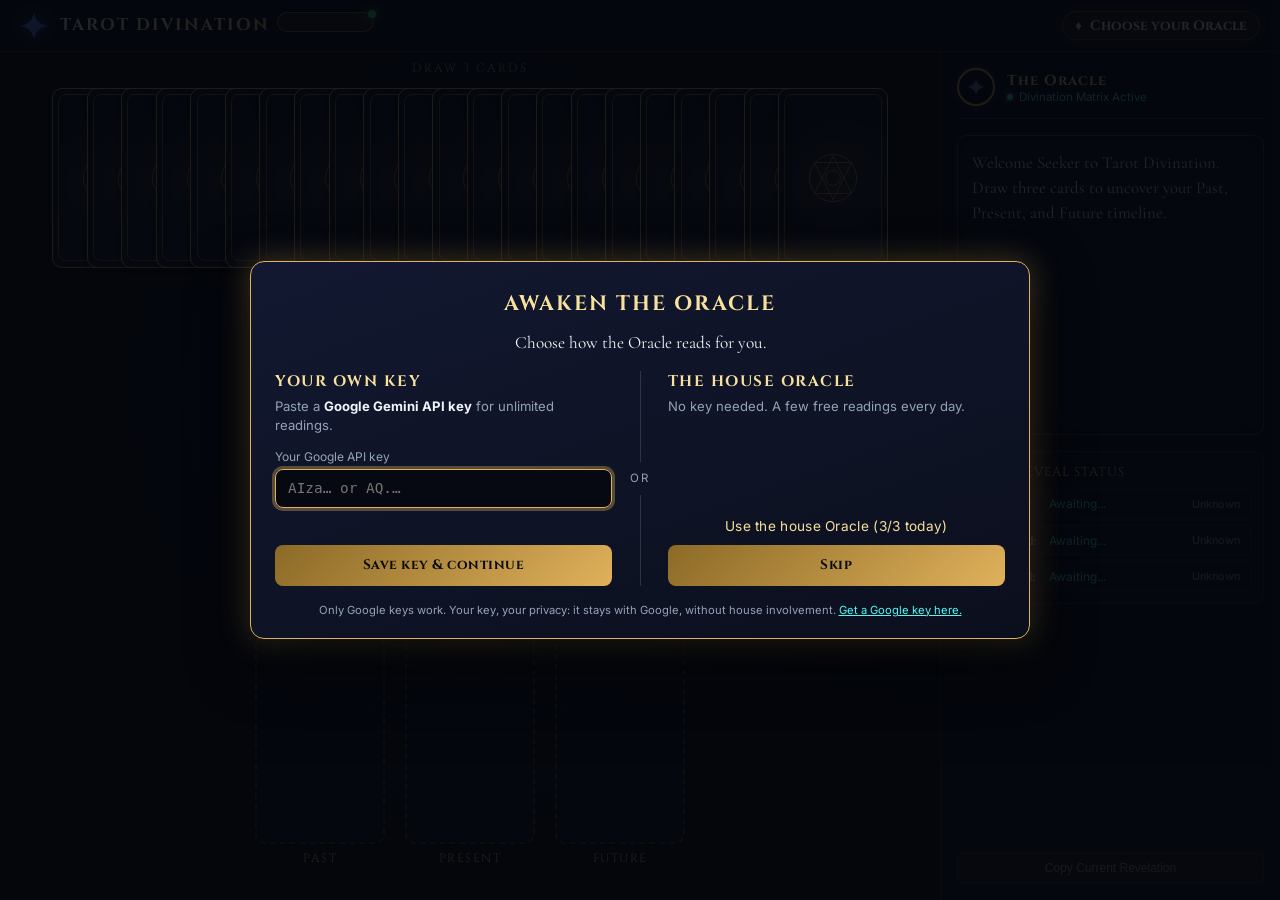
<file: tarot/index.html>
<!DOCTYPE html>
<html lang="en">
<head>
  <meta charset="UTF-8">
  <meta name="viewport" content="width=device-width, initial-scale=1.0">
  <title>Tarot Divination (beta)</title>
  <meta name="description" content="A visual-first, cinematic single-player tarot reading web application with 3D card flips and live LLM oracle narration.">

  <!-- Fonts: loaded without blocking first paint (the old CSS @import chained behind the stylesheet) -->
  <link rel="preconnect" href="https://fonts.googleapis.com">
  <link rel="preconnect" href="https://fonts.gstatic.com" crossorigin>
  <link rel="stylesheet" media="print" onload="this.media='all'"
        href="https://fonts.googleapis.com/css2?family=Cinzel:wght@400;600;700&family=Cormorant+Garamond:ital,wght@0,400;0,600;1,400&family=Inter:wght@400;600;700&display=swap">
  <noscript><link rel="stylesheet" href="https://fonts.googleapis.com/css2?family=Cinzel:wght@400;600;700&family=Cormorant+Garamond:ital,wght@0,400;0,600;1,400&family=Inter:wght@400;600;700&display=swap"></noscript>

  <link rel="stylesheet" href="mystic-theme.css">
</head>
<body>

  <div class="app-viewport">

    <!-- ===================================================================
         Top Navigation Header
         (the debug menu button is injected here by debug-menu.js)
         =================================================================== -->
    <header class="top-header">
      <div class="brand-container">
        <img id="header-icon" class="brand-icon" src="assets/icon-tarot.svg" alt="" width="28" height="28"
             onerror="this.style.display='none'; this.nextElementSibling.style.display='flex';">
        <div class="brand-icon" style="display:none;">🔮</div>
        <h1 class="brand-title">Tarot Divination<button class="version-tag" id="version-tag" type="button" aria-haspopup="dialog" title="What's new">v0.9.4 beta</button></h1>
      </div>

      <div id="header-controls" class="header-controls">
        <button id="access-badge" class="chance-badge" type="button" title="Oracle access settings">
          <span id="access-badge-icon" aria-hidden="true">♦</span>
          <span id="access-badge-text">Choose your Oracle</span>
        </button>
      </div>
    </header>

    <!-- ===================================================================
         Main Split View: Game Stage & Oracle Dialogue Desk
         =================================================================== -->
    <main class="main-layout">

      <!-- Left Column: Interactive Altar & Game Stage -->
      <section id="game-stage-container" class="game-stage-container">

        <!-- Deck Reservoir -->
        <div class="deck-reservoir-section">
          <div id="deck-section-title" class="deck-section-title">DRAW 3 CARDS</div>
          <div id="deck-reservoir-grid" class="deck-reservoir-grid">
            <!-- Rendered dynamically by mystic-controller.js -->
          </div>
        </div>

        <!-- Center Playground (Stage Focus) -->
        <div id="playground-stage" class="playground-stage">
          <div class="playground-aura-ring"></div>

          <!-- Local Instant Description Bubble ($0 API Cost) -->
          <div id="card-desc-bubble" class="card-desc-bubble">
            <div id="bubble-card-name" class="bubble-card-name">The Magician</div>
            <div id="bubble-orientation" class="bubble-orientation">Upright</div>
            <div id="bubble-meaning" class="bubble-meaning">"Manifestation, willpower, mastery."</div>
          </div>
        </div>

        <!-- Timeline Dock (Past, Present, Future) -->
        <div class="timeline-dock-section">
          <div class="dock-slots-container">

            <div id="slot-past" class="dock-slot" data-label="Past">
              <div class="slot-label">Past</div>
            </div>

            <div id="slot-present" class="dock-slot" data-label="Present">
              <div class="slot-label">Present</div>
            </div>

            <div id="slot-future" class="dock-slot" data-label="Future">
              <div class="slot-label">Future</div>
            </div>

          </div>
        </div>

      </section>

      <!-- Right Column: Oracle Dialogue Desk (Visual Novel Side Panel) -->
      <aside class="oracle-sidebar">

        <div class="oracle-header">
          <img id="oracle-icon" class="oracle-avatar" src="assets/icon-oracle.svg" alt="" width="38" height="38"
               onerror="this.style.display='none'; this.nextElementSibling.style.display='flex';">
          <div class="oracle-avatar" style="display:none;">👁️</div>
          <div class="oracle-speaker-info">
            <div class="oracle-name">The Oracle</div>
            <div class="oracle-status">
              <span class="status-dot"></span> Divination Matrix Active
            </div>
          </div>
        </div>

        <!-- Visual Novel Dialogue Window -->
        <div class="dialogue-box-container" title="Click to skip the typing">
          <div id="dialogue-text" class="dialogue-text" aria-live="polite">
            Welcome Seeker. Draw three cards to reveal your Past, Present, and Future timeline.
          </div>

          <div id="dialogue-loading-spinner" class="dialogue-loading-spinner" style="display: none;">
            <div class="spinner-icon"></div>
            <span>The Oracle is weaving your timeline...</span>
          </div>
        </div>

        <!-- 3-Card Reveal Status -->
        <div class="reveal-status-section">
          <div class="reveal-status-title">Card Reveal Status</div>
          <div id="reveal-status-list" class="reveal-status-list">
            <div class="reveal-status-item">
              <span class="reveal-label">1st Card:</span>
              <span id="reveal-1-status" class="reveal-value">Awaiting...</span>
              <span id="reveal-1-state" class="reveal-state">Unknown</span>
            </div>
            <div class="reveal-status-item">
              <span class="reveal-label">2nd Card:</span>
              <span id="reveal-2-status" class="reveal-value">Awaiting...</span>
              <span id="reveal-2-state" class="reveal-state">Unknown</span>
            </div>
            <div class="reveal-status-item">
              <span class="reveal-label">3rd Card:</span>
              <span id="reveal-3-status" class="reveal-value">Awaiting...</span>
              <span id="reveal-3-state" class="reveal-state">Unknown</span>
            </div>
          </div>
        </div>

        <!-- Footer Action Buttons -->
        <div class="sidebar-footer-controls">
          <button id="reread-btn" class="footer-action-btn" hidden>
            Read the Revelation Again
          </button>
          <button id="copy-revelation-btn" class="footer-action-btn">
            Copy Current Revelation
          </button>
        </div>

      </aside>

    </main>

  </div>

  <!-- ===================================================================
       Oracle Access prompt (own Google key, or skip to daily tokens)
       =================================================================== -->
  <div id="access-modal" class="access-modal" hidden role="dialog" aria-modal="true" aria-labelledby="access-title">
    <div class="access-card">
      <button id="access-close-btn" class="access-close" type="button" aria-label="Close" hidden>×</button>

      <h2 id="access-title" class="access-title">Awaken the Oracle</h2>
      <p id="access-reason" class="access-reason" hidden></p>
      <p class="access-lead">Choose how the Oracle reads for you.</p>

      <div class="access-split">
        <section class="access-col" aria-label="Use your own Google key">
          <h3 class="access-col-title">Your own key</h3>
          <p class="access-col-sub">Paste a <strong>Google Gemini API key</strong> for unlimited readings.</p>

          <div id="access-saved-row" class="access-saved" hidden>
            <span id="access-saved-text"></span>
            <button id="access-forget-btn" class="access-link" type="button">Remove key</button>
          </div>

          <label class="access-label" for="access-key-input">Your Google API key</label>
          <input id="access-key-input" class="access-input" type="password" autocomplete="off"
                 spellcheck="false" placeholder="AIza… or AQ.…" aria-describedby="access-key-msg">
          <div id="access-key-msg" class="access-msg" role="status"></div>

          <button id="access-save-btn" class="access-btn primary" type="button">Save key &amp; continue</button>
        </section>

        <div class="access-or-v" aria-hidden="true"><span>or</span></div>

        <section class="access-col" aria-label="Use the house Oracle">
          <h3 class="access-col-title">The house Oracle</h3>
          <p class="access-col-sub">No key needed. A few free readings every day.</p>
          <div class="access-col-spacer"></div>
          <p id="access-skip-info" class="access-skip-info"></p>
          <button id="access-skip-btn" class="access-btn primary" type="button">Skip</button>
        </section>
      </div>

      <button id="access-local-btn" class="access-link center" type="button" hidden>Play without the AI Oracle (basic readings)</button>

      <p class="access-fine">
        Only Google keys work. Your key, your privacy: it stays with Google, without house involvement.
        <a href="https://aistudio.google.com/apikey" target="_blank" rel="noopener noreferrer">Get a Google key here.</a>
      </p>
    </div>
  </div>

  <!-- The Seeker's question: pops up in the middle of the screen after the first card, then withdraws -->
  <div id="ask-overlay" class="ask-overlay" hidden>
  <section id="ask-panel" class="ask-panel" hidden aria-labelledby="ask-title">
    <div id="ask-title" class="ask-title">Whisper your question</div>
    <div id="ask-chips" class="ask-chips" role="radiogroup" aria-label="What is your question about?"></div>
    <div id="ask-hint" class="ask-hint">Choose the path your question follows.</div>
    <input id="ask-input" class="ask-input" type="text" autocomplete="off" spellcheck="false"
           placeholder="Optional: ask in your own words (any language)">
    <label class="ask-lang-row" for="ask-lang">
        <span>Reading language</span>
        <select id="ask-lang" class="ask-select"></select>
      </label>
      <div class="ask-actions">
      <span id="ask-count" class="ask-count" aria-hidden="true"></span>
      <button id="ask-skip" class="access-link" type="button">Skip: general reading</button>
      <button id="ask-submit" class="ask-submit" type="button" disabled>Ask the Oracle</button>
    </div>
  </section>
  </div>

  <!-- The full revelation: written across the middle of the screen; click to go back once it has been fully revealed -->
  <div id="revelation-overlay" class="revelation-overlay" hidden role="dialog" aria-modal="true" aria-labelledby="revelation-title" tabindex="-1">
    <div class="revelation-inner">
      <div id="revelation-title" class="revelation-title">The Oracle Speaks</div>
      <div id="revelation-cards" class="revelation-cards"></div>
      <div class="revelation-ornament" aria-hidden="true"><span></span><i>✦</i><span></span></div>
      <div id="revelation-scroll" class="revelation-scroll">
        <p id="revelation-text" class="revelation-text"></p>
      </div>
      <div id="revelation-note" class="revelation-note"></div>
      <div id="revelation-hint" class="revelation-hint" aria-live="polite">Click to go back</div>
    </div>
  </div>

  <!-- Load Module Scripts in Architectural Sequence -->
  <script src="config.js"></script>
  <script src="tarot-data.js"></script>
  <script src="backend.js"></script>
  <script src="oracle-access.js"></script>
  <script src="mystic-controller.js"></script>
  <script src="whats-new.js"></script>
  <!-- Debug menu: delete this line (and debug-menu.js) to remove it -->
  <script src="debug-menu.js"></script>
</body>
</html>
</file>
<file: tarot/mystic-theme.css>
/* ==========================================================================
   Mystic Tarot Matrix — Master Styling & Animation Architecture
   Visual-First Cosmic Glassmorphism & 3D Card Dynamics
   ========================================================================== */

:root {
  /* Color Palette */
  --bg-deep: #080a10;
  --bg-surface: #0e1220;
  --bg-card: rgba(18, 23, 40, 0.75);
  --gold-main: #dfb15b;
  --gold-light: #f7e19d;
  --gold-dark: #8c6a27;
  --gold-glow: rgba(223, 177, 91, 0.35);
  --cyan-neon: #4efaf5;
  --cyan-glow: rgba(78, 250, 245, 0.3);
  --purple-aura: #8b5cf6;
  --purple-glow: rgba(139, 92, 246, 0.3);
  --slate-border: rgba(255, 255, 255, 0.12);
  --text-main: #f1f5f9;
  --text-muted: #94a3b8;
  --danger: #ef4444;
  --success: #10b981;

  /* Typography */
  --font-title: 'Cinzel', serif;
  --font-novel: 'Cormorant Garamond', serif;
  --font-tech: 'Inter', sans-serif;

  /* Dimensions & Spacing */
  --card-width: 110px;
  --card-height: 180px;
  --card-radius: 10px;
  --header-height: 52px;

  /* Card sizes: hero = the card being revealed, dock = card resting in its slot */
  --hero-h: clamp(220px, 34vh, 340px);
  --hero-w: calc(var(--hero-h) * 0.611);
  --dock-w: 116px;
  --dock-h: 189px;

  /* Card-back ornament as one shared image (was an inline <svg> + drop-shadow per card) */
  --card-back-art: url("data:image/svg+xml;utf8,%3Csvg xmlns='http://www.w3.org/2000/svg' viewBox='0 0 100 100' fill='none' stroke='%23dfb15b' stroke-width='1.2'%3E%3Ccircle cx='50' cy='50' r='38'/%3E%3Cpolygon points='50,15 80,75 20,75'/%3E%3Cpolygon points='50,85 80,25 20,25'/%3E%3Ccircle cx='50' cy='50' r='12'/%3E%3C/svg%3E");
}

/* --------------------------------------------------------------------------
   Global Resets & Layout Baseline
   -------------------------------------------------------------------------- */

* {
  box-sizing: border-box;
  margin: 0;
  padding: 0;
  user-select: none;
  -webkit-user-select: none;
}

html, body {
  width: 100%;
  height: 100%;
  overflow-x: hidden;
  background-color: var(--bg-deep);
  color: var(--text-main);
  font-family: var(--font-tech);
}

/* Fixed backdrop on its own layer (background-attachment:fixed repainted on every scroll/frame) */
body::before {
  content: '';
  position: fixed;
  inset: 0;
  z-index: -1;
  pointer-events: none;
  background-image:
    radial-gradient(circle at 50% 15%, rgba(139, 92, 246, 0.15) 0%, transparent 60%),
    radial-gradient(circle at 85% 85%, rgba(78, 250, 245, 0.08) 0%, transparent 50%),
    radial-gradient(circle at 15% 75%, rgba(223, 177, 91, 0.08) 0%, transparent 50%);
}

body.modal-open .app-viewport { pointer-events: none; }

/* Custom Scrollbars */
::-webkit-scrollbar {
  width: 6px;
  height: 6px;
}
::-webkit-scrollbar-track {
  background: rgba(8, 10, 16, 0.8);
}
::-webkit-scrollbar-thumb {
  background: var(--gold-dark);
  border-radius: 3px;
}
::-webkit-scrollbar-thumb:hover {
  background: var(--gold-main);
}

/* --------------------------------------------------------------------------
   App Container & Header
   -------------------------------------------------------------------------- */

.app-viewport {
  display: flex;
  flex-direction: column;
  min-height: 100vh;
  position: relative;
}

.top-header {
  height: var(--header-height);
  padding: 0 1.25rem;
  background: rgba(12, 16, 28, 0.97);
  border-bottom: 1px solid var(--slate-border);
  display: flex;
  align-items: center;
  justify-content: space-between;
  position: sticky;
  top: 0;
  z-index: 1000;
}

.brand-container {
  display: flex;
  align-items: center;
  gap: 0.75rem;
}

.brand-icon {
  width: 28px;
  height: 28px;
  background: linear-gradient(135deg, var(--gold-main), var(--purple-aura));
  border-radius: 50%;
  display: flex;
  align-items: center;
  justify-content: center;
  box-shadow: 0 0 12px var(--gold-glow);
  font-size: 1.1rem;
}

.brand-title {
  font-family: var(--font-title);
  font-size: 1.05rem;
  font-weight: 700;
  letter-spacing: 2px;
  background: linear-gradient(90deg, #ffffff, var(--gold-light), var(--gold-main));
  -webkit-background-clip: text;
  -webkit-text-fill-color: transparent;
  text-transform: uppercase;
}

.header-controls {
  display: flex;
  align-items: center;
  gap: 0.75rem;
}

.chance-badge {
  display: flex;
  align-items: center;
  gap: 0.5rem;
  padding: 0.3rem 0.75rem;
  background: rgba(223, 177, 91, 0.1);
  border: 1px solid rgba(223, 177, 91, 0.3);
  border-radius: 20px;
  font-family: var(--font-title);
  font-size: 0.85rem;
  color: var(--gold-light);
  box-shadow: 0 0 10px rgba(223, 177, 91, 0.15);
  cursor: pointer;
  transition: background-color 0.2s ease, border-color 0.2s ease;
}

.chance-badge:hover { background: rgba(223, 177, 91, 0.2); border-color: var(--gold-main); }
.chance-badge:focus-visible { outline: 2px solid var(--cyan-neon); outline-offset: 2px; }
.chance-badge #access-badge-text { font-weight: 700; color: #ffffff; }
.chance-badge.is-empty { border-color: rgba(239, 68, 68, 0.6); background: rgba(239, 68, 68, 0.12); }

.btn-primary-mystic {
  background: linear-gradient(135deg, #8c6a27, #dfb15b);
  color: #000;
  font-family: var(--font-title);
  font-weight: 700;
  font-size: 0.8rem;
  letter-spacing: 1px;
  padding: 0.5rem 1.1rem;
  border: none;
  border-radius: 6px;
  cursor: pointer;
  transition: all 0.25s ease;
  box-shadow: 0 0 15px var(--gold-glow);
  display: inline-flex;
  align-items: center;
  gap: 0.5rem;
}

.btn-primary-mystic:hover:not(:disabled) {
  transform: translateY(-1.5px);
  box-shadow: 0 0 20px rgba(223, 177, 91, 0.6);
  filter: brightness(1.1);
}

.btn-primary-mystic:disabled {
  opacity: 0.5;
  cursor: not-allowed;
  filter: grayscale(0.8);
}

/* --------------------------------------------------------------------------
   Main Layout: Game Container & Oracle Dialogue Desk Split
   -------------------------------------------------------------------------- */

.main-layout {
  display: grid;
  grid-template-columns: 1fr 340px;
  flex: 1;
  height: calc(100vh - var(--header-height));
  position: relative;
  overflow: hidden;
}

@media (max-width: 1024px) {
  .main-layout {
    grid-template-columns: 1fr;
    grid-template-rows: 1fr auto;
    height: auto;
    overflow-y: auto;
  }
}

/* Left Column: Game Canvas & Altar */
.game-stage-container {
  display: grid;
  grid-template-rows: auto 1fr auto;
  grid-template-areas:
    "deck"
    "playground"
    "dock";
  padding: 0;
  position: relative;
  overflow: hidden;
  background: radial-gradient(circle at 50% 40%, rgba(30, 36, 64, 0.4) 0%, rgba(8, 10, 16, 0.9) 80%);
  contain: layout paint;
}

/* Reveal spotlight: dim the deck + dock with opacity (compositor-only).
   v1 blurred the entire stage with filter:blur(12px), which re-rasterised ~1M pixels per frame
   and also blurred the card being revealed. */
.deck-reservoir-section,
.timeline-dock-section { transition: opacity 0.45s ease; }

.game-stage-container.active-focus { pointer-events: none; }
.game-stage-container.active-focus .deck-reservoir-section,
.game-stage-container.active-focus .timeline-dock-section { opacity: 0.16; }

/* Deck Reservoir Area */
.deck-reservoir-section {
  grid-area: deck;
  display: flex;
  flex-direction: column;
  align-items: center;
  gap: 0.35rem;
  z-index: 10;
  padding-top: 0.5rem;
}

.deck-section-title {
  font-family: var(--font-title);
  font-size: 0.75rem;
  letter-spacing: 2px;
  color: var(--gold-light);
  text-transform: uppercase;
  opacity: 0.7;
}

.deck-reservoir-grid {
  display: flex;
  justify-content: center;
  padding: 0.35rem 0.75rem;
  width: 100%;
  max-width: 800px;
  flex-wrap: wrap;
}

.deck-card-wrapper {
  margin-left: -45px;
  margin-bottom: -110px;
  transition: transform 0.3s cubic-bezier(0.175, 0.885, 0.32, 1.275), opacity 0.3s ease;
  cursor: pointer;
  position: relative;
  outline: none;
}

.deck-card-wrapper:hover,
.deck-card-wrapper:focus-visible {
  transform: translateY(-18px) scale(1.08) rotateZ(-2deg);
  z-index: 100 !important;
}

.deck-card-wrapper.used { opacity: 0.3; pointer-events: none; }

/* Deck cards are flat (face-down only): no 3D context, no SVG node, no filter per card */
.deck-card {
  position: relative;
  width: var(--card-width);
  height: var(--card-height);
  border-radius: var(--card-radius);
  border: 1px solid var(--gold-main);
  background: linear-gradient(145deg, #0b0f1d, #182038);
  box-shadow: 0 4px 12px rgba(0, 0, 0, 0.55);
}

.deck-card::before {
  content: '';
  position: absolute;
  inset: 3% 5%;
  border: 1px solid var(--gold-dark);
  border-radius: 8px;
  background: var(--card-back-art) center / 65% no-repeat,
              radial-gradient(circle, rgba(223, 177, 91, 0.15) 0%, transparent 70%);
}

/* Center Playground (The Altar Stage) */
.playground-stage {
  grid-area: playground;
  display: flex;
  flex-direction: column;
  align-items: center;
  justify-content: center;
  position: relative;
  z-index: 5;
  min-height: 0;
}

.playground-aura-ring {
  position: absolute;
  width: 400px;
  height: 400px;
  border-radius: 50%;
  background: radial-gradient(circle, rgba(223, 177, 91, 0.25) 0%, rgba(223, 177, 91, 0.08) 40%, transparent 70%);
  border: 1px dashed rgba(223, 177, 91, 0.3);
  animation: pulseGlow 4s infinite ease-in-out;
  pointer-events: none;
  z-index: 1;
  will-change: transform, opacity;
}

@keyframes pulseGlow {
  0%, 100% { transform: scale(1); opacity: 0.4; }
  50% { transform: scale(1.1); opacity: 0.85; }
}

/* Floating Local Description Bubble */
.card-desc-bubble {
  position: absolute;
  bottom: 0;
  background: rgba(14, 18, 32, 0.97);
  border: 1px solid var(--gold-main);
  box-shadow: 0 10px 25px rgba(0, 0, 0, 0.6), 0 0 15px var(--gold-glow);
  padding: 0.75rem 1.25rem;
  border-radius: 10px;
  max-width: 420px;
  text-align: center;
  opacity: 0;
  transform: translateY(20px);
  transition: opacity 0.4s ease, transform 0.4s ease;
  z-index: 50;
  pointer-events: none;
}

.card-desc-bubble.show {
  opacity: 1;
  transform: translateY(0);
}

.bubble-card-name {
  font-family: var(--font-title);
  font-size: 1rem;
  color: var(--gold-light);
  margin-bottom: 0.25rem;
  letter-spacing: 1px;
}

.bubble-orientation {
  font-size: 0.7rem;
  text-transform: uppercase;
  letter-spacing: 1.5px;
  color: var(--cyan-neon);
  margin-bottom: 0.4rem;
}

.bubble-meaning {
  font-family: var(--font-novel);
  font-size: 1.05rem;
  line-height: 1.35;
  color: var(--text-main);
  font-style: italic;
}

/* Timeline Dock (Past, Present, Future) */
.timeline-dock-section {
  position: absolute;
  bottom: 10%;
  left: 50%;
  transform: translateX(-50%);
  display: flex;
  flex-direction: column;
  align-items: center;
  gap: 0.5rem;
  z-index: 10;
}

.dock-slots-container {
  display: flex;
  justify-content: center;
  gap: 1.25rem;
}

.dock-slot {
  width: 130px;
  height: 210px;
  border: 2px dashed rgba(223, 177, 91, 0.3);
  border-radius: var(--card-radius);
  background: rgba(14, 18, 32, 0.4);
  display: flex;
  flex-direction: column;
  align-items: center;
  justify-content: center;
  padding: 0;
  position: relative;
  transition: border-color 0.3s ease, background-color 0.3s ease, box-shadow 0.3s ease;
  overflow: visible;
}

.dock-slot.active-slot {
  border-color: var(--gold-main);
  box-shadow: 0 0 15px var(--gold-glow);
  background: rgba(223, 177, 91, 0.05);
}

.dock-slot.filled-slot {
  border-style: solid;
  border-color: rgba(255, 255, 255, 0.2);
  background: transparent;
}

.slot-label {
  position: absolute;
  bottom: -24px;
  font-family: var(--font-title);
  font-size: 0.75rem;
  letter-spacing: 1.5px;
  color: var(--gold-light);
  text-transform: uppercase;
}

.dock-orientation-label {
  font-family: var(--font-tech);
  font-size: 0.7rem;
  color: var(--cyan-neon);
  text-align: center;
  margin-top: 0.25rem;
  letter-spacing: 0.5px;
}

.reset-spread-btn {
  position: absolute;
  top: 35%;
  left: 50%;
  transform: translate(-50%, -50%);
  background: rgba(223, 177, 91, 0.15);
  border: 1px solid var(--gold-main);
  color: var(--gold-light);
  font-family: var(--font-title);
  font-size: 0.85rem;
  letter-spacing: 1px;
  padding: 0.6rem 1.5rem;
  border-radius: 6px;
  cursor: pointer;
  transition: background-color 0.25s ease, color 0.25s ease, box-shadow 0.25s ease;
  z-index: 20;
}

.reset-spread-btn:hover {
  background: var(--gold-main);
  color: #000;
  box-shadow: 0 0 15px var(--gold-glow);
}

/* --------------------------------------------------------------------------
   3D Card Dynamics & Rendering
   -------------------------------------------------------------------------- */

.tarot-card-3d {
  width: var(--card-width);
  height: var(--card-height);
  perspective: 1200px;
  position: relative;
}

/* The card being revealed: centred in the stage, larger than a deck card.
   It is moved with transform only (see flyFrom/flyTo in mystic-controller.js). */
.tarot-card-3d.hero {
  position: absolute;
  left: 50%;
  top: 50%;
  width: var(--hero-w);
  height: var(--hero-h);
  margin: calc(var(--hero-h) / -2) 0 0 calc(var(--hero-w) / -2);
  z-index: 500;
  will-change: transform;
}

.tarot-card-3d.docked {
  width: var(--dock-w);
  height: var(--dock-h);
}

.card-inner {
  width: 100%;
  height: 100%;
  position: relative;
  transform-style: preserve-3d;
  transition: transform 1.2s cubic-bezier(0.34, 1.56, 0.64, 1);
  border-radius: var(--card-radius);
  box-shadow: 0 6px 16px rgba(0, 0, 0, 0.55);
}

.tarot-card-3d.flipped .card-inner {
  transform: rotateY(180deg);
}

.card-face {
  position: absolute;
  top: 0;
  left: 0;
  width: 100%;
  height: 100%;
  backface-visibility: hidden;
  -webkit-backface-visibility: hidden;
  border-radius: var(--card-radius);
  overflow: hidden;
  border: 1px solid var(--gold-main);
}

/* Card Back Design */
.card-back {
  background: linear-gradient(145deg, #0b0f1d, #182038);
  display: flex;
  align-items: center;
  justify-content: center;
}

.card-back-pattern {
  width: 90%;
  height: 94%;
  border: 1px solid var(--gold-dark);
  border-radius: 8px;
  background: var(--card-back-art) center / 65% no-repeat,
              radial-gradient(circle, rgba(223, 177, 91, 0.15) 0%, transparent 70%);
}

/* Card Front Design */
.card-front {
  transform: rotateY(180deg);
  background: #0e1220;
  display: flex;
  flex-direction: column;
}

.card-front-content {
  width: 100%;
  height: 100%;
  display: flex;
  flex-direction: column;
  position: relative;
}

.card-image-container {
  width: 100%;
  height: 100%;
  position: relative;
  overflow: hidden;
  display: flex;
  align-items: center;
  justify-content: center;
  background: #080a10;
}

.card-img {
  width: 100%;
  height: 100%;
  object-fit: cover;
}

/* Neon Vector Fallback Card Graphic */
.vector-card-fallback {
  width: 100%;
  height: 100%;
  display: flex;
  flex-direction: column;
  align-items: center;
  justify-content: space-between;
  padding: 0.65rem 0.4rem;
  background: radial-gradient(circle at 50% 30%, rgba(27, 34, 60, 1) 0%, rgba(10, 13, 23, 1) 100%);
  border: 2px solid var(--gold-dark);
  position: relative;
}

.vector-suit-icon {
  font-size: 1.8rem;
}

.vector-card-title {
  font-family: var(--font-title);
  font-size: 0.75rem;
  font-weight: 700;
  color: var(--gold-light);
  text-align: center;
  letter-spacing: 0.5px;
  line-height: 1.2;
  text-transform: uppercase;
}

.vector-element-badge {
  font-size: 0.65rem;
  color: var(--cyan-neon);
  text-transform: uppercase;
  letter-spacing: 1px;
}

/* Placeholder cards print their own name; keep only the orientation tag from the overlay */
.has-fallback .card-title-text { display: none; }
.has-fallback .vector-card-fallback { padding-bottom: 1.5rem; }

.card-title-overlay {
  position: absolute;
  bottom: 0;
  width: 100%;
  background: linear-gradient(to top, rgba(8, 10, 16, 0.95), transparent);
  padding: 0.5rem 0.25rem;
  text-align: center;
}

.card-title-text {
  font-family: var(--font-title);
  font-size: 0.7rem;
  color: #ffffff;
  letter-spacing: 0.5px;
  text-shadow: 0 2px 4px rgba(0, 0, 0, 0.9);
}

.orientation-tag {
  font-size: 0.6rem;
  font-weight: 700;
  text-transform: uppercase;
  color: var(--gold-main);
}

/* --------------------------------------------------------------------------
   Right Column: Oracle Dialogue Desk (Visual Novel Side Panel)
   -------------------------------------------------------------------------- */

.oracle-sidebar {
  background: rgb(10, 13, 24);
  border-left: 1px solid var(--slate-border);
  display: flex;
  flex-direction: column;
  padding: 1rem;
  gap: 1rem;
  overflow: hidden;
  position: relative;
  contain: layout paint;
}

.oracle-header {
  display: flex;
  align-items: center;
  gap: 0.75rem;
  padding-bottom: 0.75rem;
  border-bottom: 1px solid rgba(223, 177, 91, 0.2);
}

.oracle-avatar {
  width: 38px;
  height: 38px;
  border-radius: 50%;
  background: radial-gradient(circle, var(--purple-aura), #1e1b4b);
  border: 2px solid var(--gold-main);
  display: flex;
  align-items: center;
  justify-content: center;
  font-size: 1.4rem;
  box-shadow: 0 0 12px var(--purple-glow);
}

.oracle-speaker-info {
  display: flex;
  flex-direction: column;
}

.oracle-name {
  font-family: var(--font-title);
  font-size: 0.9rem;
  font-weight: 700;
  color: var(--gold-light);
  letter-spacing: 1px;
}

.oracle-status {
  font-size: 0.72rem;
  color: var(--cyan-neon);
  display: flex;
  align-items: center;
  gap: 0.35rem;
}

.status-dot {
  width: 6px;
  height: 6px;
  background: var(--cyan-neon);
  border-radius: 50%;
  box-shadow: 0 0 6px var(--cyan-neon);
  animation: pulseDot 2s infinite;
}

@keyframes pulseDot {
  0%, 100% { opacity: 0.3; }
  50% { opacity: 1; }
}

/* Visual Novel Dialogue Box */
.dialogue-box-container {
  background: rgba(18, 23, 40, 0.7);
  border: 1px solid rgba(223, 177, 91, 0.3);
  border-radius: 10px;
  padding: 0.85rem;
  flex: 1;
  min-height: 0;
  max-height: 300px;
  overflow-y: auto;
  display: flex;
  flex-direction: column;
  position: relative;
  box-shadow: inset 0 0 20px rgba(0, 0, 0, 0.5);
  overscroll-behavior: contain;
  cursor: pointer;
  contain: content;
}

.dialogue-text {
  font-family: var(--font-novel);
  font-size: 1.05rem;
  line-height: 1.5;
  color: var(--text-main);
  flex: 1;
  white-space: pre-wrap;
}

.typewriter-cursor {
  display: inline-block;
  width: 8px;
  height: 16px;
  background: var(--gold-main);
  margin-left: 2px;
  animation: blinkCursor 0.8s infinite;
  vertical-align: middle;
}

@keyframes blinkCursor {
  0%, 100% { opacity: 1; }
  50% { opacity: 0; }
}

.dialogue-loading-spinner {
  display: flex;
  align-items: center;
  gap: 0.75rem;
  color: var(--gold-light);
  font-family: var(--font-title);
  font-size: 0.85rem;
  margin-top: 1rem;
}

.spinner-icon {
  width: 20px;
  height: 20px;
  border: 2px solid rgba(223, 177, 91, 0.2);
  border-top-color: var(--gold-main);
  border-radius: 50%;
  animation: spin 1s linear infinite;
}

@keyframes spin {
  to { transform: rotate(360deg); }
}

/* Collection & Event Progression Economy */
.reveal-status-section {
  background: rgba(14, 18, 32, 0.8);
  border: 1px solid var(--slate-border);
  border-radius: 10px;
  padding: 0.75rem;
  display: flex;
  flex-direction: column;
  gap: 0.5rem;
}

.reveal-status-title {
  font-family: var(--font-title);
  font-size: 0.8rem;
  color: var(--gold-light);
  letter-spacing: 1px;
  text-transform: uppercase;
}

.reveal-status-list {
  display: flex;
  flex-direction: column;
  gap: 0.4rem;
}

.reveal-status-item {
  display: flex;
  align-items: center;
  gap: 0.5rem;
  padding: 0.4rem 0.6rem;
  background: rgba(255, 255, 255, 0.03);
  border: 1px solid rgba(255, 255, 255, 0.08);
  border-radius: 6px;
  font-size: 0.75rem;
}

.reveal-label {
  font-weight: 600;
  color: var(--text-main);
  min-width: 60px;
}

.reveal-value {
  color: var(--cyan-neon);
  flex: 1;
}

.reveal-state {
  font-size: 0.68rem;
  color: var(--text-muted);
}

.reveal-state.revealed {
  color: var(--success);
}

.daily-limit-text {
  font-family: var(--font-tech);
  font-size: 0.78rem;
  color: var(--text-muted);
  padding: 0.3rem 0.75rem;
  white-space: nowrap;
}

/* Reading History & Export Bar */
.sidebar-footer-controls {
  margin-top: auto;
  display: flex;
  gap: 0.5rem;
}

.footer-action-btn {
  flex: 1;
  background: rgba(255, 255, 255, 0.05);
  border: 1px solid var(--slate-border);
  color: var(--text-muted);
  padding: 0.5rem;
  border-radius: 6px;
  font-size: 0.75rem;
  cursor: pointer;
  transition: background-color 0.2s ease, color 0.2s ease, border-color 0.2s ease;
  text-align: center;
}

.footer-action-btn:hover {
  background: rgba(255, 255, 255, 0.1);
  color: var(--text-main);
  border-color: var(--gold-main);
}

/* --------------------------------------------------------------------------
   Oracle Access prompt (own Google key / skip to daily tokens)
   -------------------------------------------------------------------------- */

.access-modal {
  position: fixed;
  inset: 0;
  z-index: 3000;
  display: flex;
  align-items: center;
  justify-content: center;
  padding: 1rem;
  background: rgba(4, 6, 12, 0.88);
  overflow-y: auto;
}

.access-modal[hidden], .access-modal [hidden] { display: none !important; }

.access-card {
  position: relative;
  width: 100%;
  max-width: 440px;
  margin: auto;
  padding: 1.75rem 1.5rem 1.25rem;
  background: linear-gradient(160deg, #121830, #0b0f1d);
  border: 1px solid var(--gold-main);
  border-radius: 14px;
  box-shadow: 0 20px 60px rgba(0, 0, 0, 0.7), 0 0 30px var(--gold-glow);
  user-select: text;
  -webkit-user-select: text;
}

.access-card * { user-select: text; -webkit-user-select: text; }

.access-title {
  font-family: var(--font-title);
  font-size: 1.3rem;
  letter-spacing: 2px;
  text-align: center;
  color: var(--gold-light);
  margin-bottom: 0.75rem;
  text-transform: uppercase;
}

.access-lead {
  font-family: var(--font-novel);
  font-size: 1.08rem;
  line-height: 1.45;
  color: var(--text-main);
  text-align: center;
  margin-bottom: 1.1rem;
}

.access-reason {
  background: rgba(239, 68, 68, 0.12);
  border: 1px solid rgba(239, 68, 68, 0.45);
  color: #fecaca;
  border-radius: 8px;
  padding: 0.55rem 0.75rem;
  font-size: 0.82rem;
  margin-bottom: 0.9rem;
  text-align: center;
}

.access-saved {
  display: flex;
  align-items: center;
  justify-content: space-between;
  gap: 0.75rem;
  font-size: 0.78rem;
  color: var(--success);
  margin-bottom: 0.75rem;
}

.access-label {
  display: block;
  font-size: 0.75rem;
  color: var(--text-muted);
  margin-bottom: 0.3rem;
}

.access-input {
  width: 100%;
  padding: 0.65rem 0.75rem;
  background: rgba(6, 8, 15, 0.85);
  border: 1px solid rgba(255, 255, 255, 0.18);
  border-radius: 8px;
  color: #fff;
  font-family: monospace;
  font-size: 0.9rem;
  outline: none;
}

.access-input:focus { border-color: var(--gold-main); box-shadow: 0 0 0 3px var(--gold-glow); }

.access-msg { min-height: 1.3rem; font-size: 0.78rem; margin: 0.35rem 0 0.5rem; color: var(--text-muted); }
.access-msg.is-error { color: #fca5a5; }

.access-btn {
  display: block;
  width: 100%;
  padding: 0.7rem 1rem;
  background: rgba(255, 255, 255, 0.06);
  border: 1px solid var(--slate-border);
  border-radius: 8px;
  color: var(--text-main);
  font-family: var(--font-title);
  font-size: 0.85rem;
  letter-spacing: 0.5px;
  cursor: pointer;
  transition: background-color 0.2s ease, border-color 0.2s ease, filter 0.2s ease;
}

.access-btn:hover:not(:disabled) { background: rgba(255, 255, 255, 0.12); border-color: var(--gold-main); }
.access-btn:focus-visible, .access-link:focus-visible, .access-close:focus-visible { outline: 2px solid var(--cyan-neon); outline-offset: 2px; }
.access-btn:disabled { opacity: 0.5; cursor: not-allowed; }

.access-btn.primary {
  background: linear-gradient(135deg, #8c6a27, #dfb15b);
  color: #0a0a0a;
  font-weight: 700;
  border: none;
}

.access-btn.primary:hover:not(:disabled) { background: linear-gradient(135deg, #8c6a27, #dfb15b); filter: brightness(1.12); }

.access-or {
  display: flex;
  align-items: center;
  gap: 0.75rem;
  margin: 0.9rem 0;
  color: var(--text-muted);
  font-size: 0.72rem;
  text-transform: uppercase;
  letter-spacing: 2px;
}

.access-or::before, .access-or::after { content: ''; flex: 1; height: 1px; background: rgba(255, 255, 255, 0.12); }

.access-link {
  background: none;
  border: none;
  color: var(--cyan-neon);
  font-size: 0.78rem;
  cursor: pointer;
  text-decoration: underline;
  padding: 0.2rem;
}

.access-link.center { display: block; margin: 0.75rem auto 0; }

.access-fine { margin-top: 1rem; font-size: 0.7rem; line-height: 1.5; color: var(--text-muted); text-align: center; }
.access-fine a { color: var(--cyan-neon); }

.access-close {
  position: absolute;
  top: 0.5rem;
  right: 0.75rem;
  background: none;
  border: none;
  color: var(--text-muted);
  font-size: 1.6rem;
  line-height: 1;
  cursor: pointer;
}

.access-close:hover { color: var(--text-main); }

/* --------------------------------------------------------------------------
   Accessibility: honour "reduce motion"
   -------------------------------------------------------------------------- */

@media (prefers-reduced-motion: reduce) {
  .playground-aura-ring, .status-dot, .typewriter-cursor { animation: none; }
  .card-inner { transition-duration: 0.01s; }
  .deck-card-wrapper { transition: opacity 0.2s ease; }
  .ask-overlay, .ask-panel { transition: none; }
}

/* --------------------------------------------------------------------------
   The Seeker's question panel (sidebar, after the first card)
   -------------------------------------------------------------------------- */

/* Centered pop-up: fades/scales in, withdraws after the Seeker answers */
.ask-overlay {
  position: fixed;
  inset: 0;
  z-index: 2500;
  display: flex;
  align-items: center;
  justify-content: center;
  padding: 1rem;
  background: rgba(4, 6, 12, 0.6);
  opacity: 0;
  transition: opacity 0.3s ease;
  overflow-y: auto;
}

.ask-overlay[hidden] { display: none; }
.ask-overlay.show { opacity: 1; }

.ask-panel {
  width: 100%;
  max-width: 430px;
  margin: auto;
  background: linear-gradient(160deg, #141a34, #0b0f1d);
  border: 1px solid var(--gold-main);
  border-radius: 14px;
  padding: 1.25rem 1.25rem 1rem;
  display: flex;
  flex-direction: column;
  gap: 0.65rem;
  box-shadow: 0 20px 60px rgba(0, 0, 0, 0.7), 0 0 30px var(--gold-glow);
  transform: translateY(18px) scale(0.94);
  transition: transform 0.35s cubic-bezier(0.22, 1, 0.36, 1);
}

.ask-overlay.show .ask-panel { transform: none; }
.ask-overlay:not(.show) .ask-panel { transform: translateY(-14px) scale(0.96); }

.ask-title {
  font-family: var(--font-title);
  font-size: 1rem;
  text-align: center;
  letter-spacing: 2px;
  text-transform: uppercase;
  color: var(--gold-light);
}

.ask-chips { display: flex; flex-direction: column; gap: 0.35rem; }

.ask-chip {
  display: flex;
  align-items: center;
  gap: 0.6rem;
  padding: 0.65rem 0.8rem;
  background: rgba(255, 255, 255, 0.05);
  border: 1px solid var(--slate-border);
  border-radius: 8px;
  color: var(--text-main);
  font-family: var(--font-title);
  font-size: 0.88rem;
  text-align: left;
  cursor: pointer;
  transition: background-color 0.2s ease, border-color 0.2s ease;
}

.ask-chip:hover { background: rgba(255, 255, 255, 0.1); border-color: var(--gold-main); }
.ask-chip:focus-visible, .ask-input:focus-visible, .ask-submit:focus-visible { outline: 2px solid var(--cyan-neon); outline-offset: 2px; }
.ask-chip[aria-checked="true"] { background: rgba(223, 177, 91, 0.18); border-color: var(--gold-main); color: var(--gold-light); }
.ask-chip-icon { width: 1.1rem; text-align: center; color: var(--gold-main); }

.ask-hint { min-height: 2.8em; font-size: 0.8rem; line-height: 1.4; color: var(--text-muted); }

.ask-input {
  width: 100%;
  padding: 0.65rem 0.8rem;
  background: rgba(6, 8, 15, 0.85);
  border: 1px solid rgba(255, 255, 255, 0.18);
  border-radius: 8px;
  color: #fff;
  font-family: var(--font-tech);
  font-size: 0.9rem;
  user-select: text;
  -webkit-user-select: text;
}

.ask-actions { display: flex; align-items: center; gap: 0.6rem; }
.ask-actions .access-link, .ask-submit { white-space: nowrap; }
.ask-count { font-size: 0.68rem; color: var(--text-muted); margin-right: auto; }

.ask-submit {
  padding: 0.5rem 0.9rem;
  background: linear-gradient(135deg, #8c6a27, #dfb15b);
  border: none;
  border-radius: 8px;
  color: #0a0a0a;
  font-family: var(--font-title);
  font-size: 0.78rem;
  font-weight: 700;
  cursor: pointer;
}

.ask-submit:disabled { opacity: 0.4; cursor: not-allowed; }

/* While the Seeker is asking: lock + dim only the deck (the docked card stays visible) */
.game-stage-container.awaiting-question { pointer-events: none; }
.game-stage-container.awaiting-question .deck-reservoir-section { opacity: 0.35; }


/* --------------------------------------------------------------------------
   Revelation: the Oracle's words, written across the middle of the screen
   -------------------------------------------------------------------------- */

.revelation-overlay {
  position: fixed;
  inset: 0;
  z-index: 2800;
  display: flex;
  align-items: center;
  justify-content: center;
  padding: 1.5rem;
  background:
    radial-gradient(ellipse at 50% 42%, rgba(223, 177, 91, 0.13) 0%, rgba(223, 177, 91, 0) 55%),
    rgba(2, 3, 8, 0.96);
  opacity: 0;
  transition: opacity 0.7s ease;
  cursor: pointer;
  outline: none;
  user-select: none;
}

.revelation-overlay[hidden] { display: none; }
.revelation-overlay.show { opacity: 1; }

.revelation-inner {
  width: 100%;
  max-width: 780px;
  display: flex;
  flex-direction: column;
  align-items: center;
  gap: 0.9rem;
  text-align: center;
  transform: translateY(14px);
  transition: transform 0.9s cubic-bezier(0.22, 1, 0.36, 1);
}

.revelation-overlay.show .revelation-inner { transform: none; }

.revelation-title {
  font-family: var(--font-title);
  font-size: 0.95rem;
  letter-spacing: 6px;
  text-transform: uppercase;
  color: var(--gold-main);
  text-shadow: 0 0 14px var(--gold-glow);
}

.revelation-cards {
  display: flex;
  flex-wrap: wrap;
  justify-content: center;
  gap: 0.4rem 1.4rem;
  font-family: var(--font-title);
  font-size: 0.72rem;
  letter-spacing: 1px;
  color: var(--text-muted);
}

.revelation-cards b { color: var(--gold-light); font-weight: 600; }

.revelation-ornament { display: flex; align-items: center; gap: 0.8rem; width: min(360px, 70%); color: var(--gold-main); }
.revelation-ornament span { flex: 1; height: 1px; background: linear-gradient(90deg, transparent, var(--gold-dark), transparent); }
.revelation-ornament i { font-style: normal; font-size: 0.8rem; }

.revelation-scroll {
  width: 100%;
  max-height: 52vh;
  overflow-y: auto;
  padding: 0.25rem 0.5rem;
  scrollbar-width: thin;
  scrollbar-color: var(--gold-dark) transparent;
}

.revelation-text {
  font-family: var(--font-novel), 'Noto Serif SC', 'Songti SC', 'SimSun', serif;
  font-size: clamp(1.2rem, 2.3vw, 1.75rem);
  line-height: 1.75;
  color: #f7edd3;
  white-space: pre-wrap;
  text-shadow: 0 0 22px rgba(223, 177, 91, 0.35), 0 1px 2px rgba(0, 0, 0, 0.8);
}

.revelation-text.is-loading {
  font-style: italic;
  color: var(--gold-main);
  animation: revelationWait 2.2s ease-in-out infinite;
}

@keyframes revelationWait { 0%, 100% { opacity: 0.35; } 50% { opacity: 1; } }

.revelation-note { min-height: 1em; font-size: 0.75rem; color: var(--text-muted); max-width: 520px; }

.revelation-hint {
  font-family: var(--font-title);
  font-size: 0.8rem;
  letter-spacing: 4px;
  text-transform: uppercase;
  color: var(--gold-light);
  opacity: 0;
  transition: opacity 0.8s ease;
}

.revelation-hint.show { opacity: 1; animation: revelationWait 2.4s ease-in-out 0.8s infinite; }

.footer-action-btn[hidden] { display: none; }

.ask-lang-row { display: flex; align-items: center; justify-content: space-between; gap: 0.75rem; font-size: 0.8rem; color: var(--text-muted); }

.ask-select {
  background: rgba(6, 8, 15, 0.85);
  border: 1px solid rgba(255, 255, 255, 0.18);
  border-radius: 8px;
  color: #fff;
  padding: 0.45rem 0.6rem;
  font-family: var(--font-tech);
  font-size: 0.85rem;
  cursor: pointer;
}

.ask-select:focus-visible { outline: 2px solid var(--cyan-neon); outline-offset: 2px; }

@media (prefers-reduced-motion: reduce) {
  .revelation-overlay, .revelation-inner, .revelation-hint { transition: none; }
  .revelation-text.is-loading, .revelation-hint.show { animation: none; }
}


/* beta mark: reads like a small trademark symbol next to the title */
.beta-tm {
  display: inline-block;
  margin-left: .35em;
  vertical-align: super;
  font-family: var(--font-tech, inherit);
  font-size: .42em;
  font-weight: 700;
  letter-spacing: .12em;
  text-transform: uppercase;
  line-height: 1;
  color: var(--gold-light, #f6e3b4);
  opacity: .85;
}


/* Cards with finished art already have the title and keywords printed on them:
   hide the duplicate name, keep a small orientation tag (Upright / Reversed). */
.has-art .card-title-text { display: none; }
.has-art .card-title-overlay { background: none; padding: 0.3rem 0.35rem 0 0; top: 0; bottom: auto; text-align: right; pointer-events: none; }
.has-art .orientation-tag {
  display: inline-block; padding: 1px 7px; border-radius: 6px;
  background: rgba(8, 10, 16, 0.82); border: 1px solid rgba(223, 177, 91, 0.35);
}


/* ==========================================================================
   v0.9.1  Major Arcana showcase (trading-card style) + clean slots + version tag
   ========================================================================== */

/* the blue "(Upright)/(Reversed)" slot text is no longer created; this keeps old markup hidden too */
.dock-orientation-label { display: none; }

.tarot-card-3d.hero { --showcase-ms: 3000ms; --showcase-scale: 1.45; }

.tarot-card-3d.hero.showcase { animation: showcasePop var(--showcase-ms) cubic-bezier(.22, 1, .36, 1) both; z-index: 600; }
.tarot-card-3d.hero.showcase .card-inner { animation: showcaseTilt var(--showcase-ms) ease-in-out both; }

/* grow -> hold -> return to the original size */
@keyframes showcasePop {
  0%   { scale: 1; }
  20%  { scale: var(--showcase-scale); }
  82%  { scale: var(--showcase-scale); }
  100% { scale: 1; }
}
/* gentle 3D tilt while it is shown (starts and ends facing front) */
@keyframes showcaseTilt {
  0%   { transform: rotateY(180deg) rotateX(0deg);
         box-shadow: 0 6px 16px rgba(0, 0, 0, 0.55); }
  20%  { transform: rotateY(180deg) rotateX(0deg);
         box-shadow: 0 0 26px rgba(246, 227, 180, 0.35); }
  38%  { transform: rotateY(166deg) rotateX(5deg); }
  62%  { transform: rotateY(194deg) rotateX(-4deg);
         box-shadow: 0 0 26px rgba(246, 227, 180, 0.35); }
  82%  { transform: rotateY(180deg) rotateX(0deg); }
  100% { transform: rotateY(180deg) rotateX(0deg);
         box-shadow: 0 6px 16px rgba(0, 0, 0, 0.55); }
}
/* Reflective light ray that sweeps across the art, twice */
.card-shine, .card-holo {
  position: absolute;
  inset: 0;
  pointer-events: none;
  border-radius: inherit;
}
.card-shine {
  background: linear-gradient(105deg,
    transparent 36%, rgba(255, 255, 255, 0) 41%,
    rgba(255, 255, 255, 0.85) 50%,
    rgba(255, 236, 190, 0) 59%, transparent 64%);
  background-size: 320% 100%;
  background-repeat: no-repeat;
  background-position: 135% 0;
  mix-blend-mode: screen;
}
.card-holo {
  background: linear-gradient(115deg,
    rgba(255, 60, 170, 0) 10%, rgba(0, 229, 255, 0.40) 30%,
    rgba(255, 245, 120, 0.40) 50%, rgba(170, 90, 255, 0.40) 70%, rgba(255, 60, 170, 0) 90%);
  background-size: 260% 100%;
  background-position: 120% 0;
  mix-blend-mode: color-dodge;
  opacity: 0;
}
.tarot-card-3d.hero.showcase .card-shine { animation: showcaseShine var(--showcase-ms) ease-in-out both; }
.tarot-card-3d.hero.showcase .card-holo  { animation: showcaseHolo  var(--showcase-ms) ease-in-out both; }
@keyframes showcaseShine {
  0%, 16%  { background-position: 135% 0; }
  44%      { background-position: -35% 0; }
  54%      { background-position: 135% 0; }
  82%, 100%{ background-position: -35% 0; }
}
@keyframes showcaseHolo {
  0%, 14%  { opacity: 0; background-position: 120% 0; }
  40%      { opacity: .55; }
  70%      { opacity: .45; background-position: -20% 0; }
  100%     { opacity: 0; background-position: -20% 0; }
}

@media (max-width: 700px) { .tarot-card-3d.hero { --showcase-scale: 1.3; } }
@media (prefers-reduced-motion: reduce) {
  .tarot-card-3d.hero.showcase,
  .tarot-card-3d.hero.showcase::before,
  .tarot-card-3d.hero.showcase .card-inner,
  .tarot-card-3d.hero.showcase .card-shine,
  .tarot-card-3d.hero.showcase .card-holo { animation: none; }
  .tarot-card-3d.hero.showcase .card-inner { box-shadow: 0 0 40px rgba(246, 227, 180, 0.6); }
}

/* ---- clickable version tag (replaces the plain "beta" mark) ---- */
.version-tag {
  position: relative;
  top: -0.5em;
  margin-left: 0.7em;
  padding: 2px 9px;
  border: 1px solid rgba(223, 177, 91, 0.55);
  border-radius: 999px;
  background: rgba(223, 177, 91, 0.1);
  color: var(--gold-light, #f6e3b4);
  font-family: var(--font-tech, inherit);
  font-size: 0.62rem;
  font-weight: 800;
  letter-spacing: 0.1em;
  text-transform: uppercase;
  line-height: 1.4;
  cursor: pointer;
  transition: background-color .2s ease, box-shadow .2s ease, transform .2s ease;
}
.version-tag:hover, .version-tag:focus-visible {
  background: rgba(223, 177, 91, 0.22);
  box-shadow: 0 0 14px rgba(223, 177, 91, 0.35);
  outline: none;
  transform: translateY(-1px);
}
.version-tag.is-new::after {
  content: "";
  position: absolute;
  top: -3px; right: -3px;
  width: 8px; height: 8px;
  border-radius: 50%;
  background: #3ddc84;
  box-shadow: 0 0 8px #3ddc84;
}

/* ---- What's new window ---- */
.wn-overlay {
  position: fixed; inset: 0; z-index: 1200;
  display: flex; align-items: center; justify-content: center;
  padding: 16px;
  background: rgba(4, 6, 12, 0.78);
  backdrop-filter: blur(6px);
  opacity: 0; transition: opacity .2s ease;
}
.wn-overlay.open { opacity: 1; }
.wn-overlay[hidden] { display: none; }
.wn-panel {
  width: min(560px, 100%);
  max-height: min(86vh, 760px);
  display: flex; flex-direction: column;
  border: 1px solid rgba(223, 177, 91, 0.4);
  border-radius: 18px;
  background: #0d1120;
  box-shadow: 0 30px 90px rgba(0, 0, 0, 0.7), 0 0 50px rgba(223, 177, 91, 0.12);
  transform: translateY(10px) scale(.98); transition: transform .25s ease;
}
.wn-overlay.open .wn-panel { transform: none; }
.wn-title {
  margin: 0; padding: 20px 20px 12px; text-align: center;
  font-family: var(--font-title); font-size: 1.5rem; letter-spacing: .06em; color: #fff;
}
.wn-body { padding: 4px 16px 12px; overflow-y: auto; display: grid; gap: 12px; }
.wn-ver {
  border: 1px solid rgba(255, 255, 255, 0.14); border-radius: 14px;
  background: rgba(255, 255, 255, 0.03); overflow: hidden;
}
.wn-ver.current { border-color: rgba(223, 177, 91, 0.75); background: rgba(223, 177, 91, 0.07); }
.wn-ver-head {
  width: 100%; display: flex; align-items: center; gap: 10px; flex-wrap: wrap;
  padding: 14px 16px; border: 0; background: transparent; cursor: pointer; text-align: left;
  color: #fff; font: inherit;
}
.wn-ver-num { font-family: var(--font-title); font-size: 1.15rem; font-weight: 800; }
.wn-badge {
  padding: 2px 10px; border-radius: 999px; background: #2fbf6c; color: #fff;
  font-size: .68rem; font-weight: 800; letter-spacing: .06em; text-transform: uppercase;
}
.wn-date { margin-left: auto; color: rgba(255, 255, 255, 0.55); font-size: .8rem; font-weight: 700; }
.wn-chev { color: rgba(255, 255, 255, 0.55); transition: transform .2s ease; font-size: .8rem; }
.wn-ver.collapsed .wn-chev { transform: rotate(-90deg); }
.wn-ver-content { padding: 0 14px 14px; display: grid; gap: 8px; }
.wn-ver.collapsed .wn-ver-content { display: none; }
.wn-summary { margin: 0 2px 4px; color: rgba(255, 255, 255, 0.62); font-size: .9rem; font-weight: 600; }
.wn-group {
  border-left: 4px solid var(--wn-c, #888); border-radius: 10px; padding: 10px 14px;
  background: rgba(255, 255, 255, 0.04);
}
.wn-group-head { display: flex; align-items: center; gap: 8px; margin-bottom: 6px; }
.wn-group-label { color: var(--wn-c, #888); font-weight: 800; font-size: .85rem; letter-spacing: .08em; text-transform: uppercase; }
.wn-count {
  min-width: 20px; padding: 0 7px; border-radius: 999px; background: var(--wn-c, #888);
  color: #0d1120; font-size: .7rem; font-weight: 900; text-align: center; line-height: 1.5;
}
.wn-list { margin: 0; padding-left: 18px; display: grid; gap: 6px; color: rgba(255, 255, 255, 0.86); font-size: .92rem; line-height: 1.45; }
.wn-list li::marker { color: var(--wn-c, #888); }
.wn-list strong { color: #fff; }
.wn-footer { padding: 12px 16px 18px; display: flex; justify-content: center; border-top: 1px solid rgba(255, 255, 255, 0.08); }
.wn-close {
  min-width: 150px; padding: 11px 26px; border: 1px solid rgba(223, 177, 91, 0.8); border-radius: 999px;
  background: linear-gradient(135deg, rgba(223, 177, 91, 0.3), rgba(139, 92, 246, 0.25));
  color: #f6e3b4; font-family: var(--font-title); font-size: .95rem; font-weight: 800; letter-spacing: .06em; cursor: pointer;
  transition: transform .15s ease, box-shadow .15s ease;
}
.wn-close:hover, .wn-close:focus-visible { transform: translateY(-1px); box-shadow: 0 0 24px rgba(223, 177, 91, 0.4); outline: none; }
@media (prefers-reduced-motion: reduce) { .wn-overlay, .wn-panel, .wn-chev { transition: none; } }

/* ---- v0.9.1: Gemini icons (flat logo in the header, colourful one on the Oracle) ---- */
img.brand-icon { background: none; border-radius: 0; box-shadow: none; filter: drop-shadow(0 0 8px rgba(79, 141, 247, 0.55)); }
img.oracle-avatar { box-sizing: border-box; padding: 8px; object-fit: contain; }

/* ---- v0.9.1: Oracle access window, two choices side by side with a middle "OR" ---- */
.access-card { max-width: 780px; }
.access-lead { margin-bottom: 1rem; }
.access-split { display: grid; grid-template-columns: 1fr auto 1fr; gap: 0 1.1rem; align-items: stretch; }
.access-col { display: flex; flex-direction: column; min-width: 0; }
.access-col-title {
  font-family: var(--font-title); font-size: 0.95rem; letter-spacing: 1.5px; text-transform: uppercase;
  color: var(--gold-light); margin: 0 0 0.3rem;
}
.access-col-sub { font-size: 0.82rem; line-height: 1.45; color: var(--text-muted); margin: 0 0 0.9rem; }
.access-col-sub strong { color: var(--text-main); }
.access-col-spacer { flex: 1; min-height: 0.5rem; }
.access-col .access-msg { margin-bottom: 0.7rem; }
.access-col > .access-btn { margin-top: auto; }
.access-or-v { display: flex; flex-direction: column; align-items: center; gap: 0.6rem; color: var(--text-muted);
  font-size: 0.72rem; letter-spacing: 2px; text-transform: uppercase; }
.access-or-v::before, .access-or-v::after { content: ''; flex: 1; width: 1px; background: rgba(255, 255, 255, 0.14); }
@media (max-width: 640px) {
  .access-card { max-width: 440px; }
  .access-split { grid-template-columns: 1fr; gap: 0; }
  .access-or-v { flex-direction: row; margin: 1rem 0; }
  .access-or-v::before, .access-or-v::after { width: auto; height: 1px; }
  .access-col-spacer { display: none; }
}
.wn-body { grid-auto-rows: max-content; align-content: start; }

/* ==========================================================================
   v0.9.2 LAYOUT  (replaces the earlier stage rules; later rules win)
   Zones inside the game stage never move:  [ deck ][ free space ][ dock ]
   - dock is in the flow and scaled with --ds (so it fits any screen)
   - hero card + description bubble live on a full-stage overlay
   - Reset sits in the middle of the free space
   ========================================================================== */
:root {
  --ds-h: 1;                    /* dock scale from screen height (desktop) */
  --ds-w: 1;                    /* dock scale from screen width (phones)   */
  --ds: min(var(--ds-h), var(--ds-w));
  --dk-w: 110px;                /* deck card size */
  --dk-h: 180px;
  --deck-zone-h: calc(var(--dk-h) + 58px);
  --dock-zone-h: calc(210px * var(--ds) + 40px);
}
@media (min-width: 1025px) and (max-height: 800px) { :root { --ds-h: .85; --dk-w: 92px; --dk-h: 150px; } }
@media (min-width: 1025px) and (max-height: 700px) { :root { --ds-h: .72; --dk-w: 78px; --dk-h: 128px; } }
@media (min-width: 1025px) and (max-height: 600px) { :root { --ds-h: .6;  --dk-w: 66px; --dk-h: 108px; } }
@media (max-width: 700px) { :root { --ds-w: .78; --dk-w: 84px; --dk-h: 138px; } }
@media (max-width: 360px) { :root { --ds-w: .7; } }

.main-layout { height: calc(100vh - var(--header-height)); height: calc(100dvh - var(--header-height)); }
@media (min-width: 1025px) {
  .main-layout { grid-template-rows: minmax(0, 1fr); flex: 0 0 auto; max-height: calc(100vh - var(--header-height)); max-height: calc(100dvh - var(--header-height)); }
  .game-stage-container { max-height: 100%; }
  .oracle-sidebar { min-height: 0; }
}

.game-stage-container {
  display: grid;
  grid-template-rows: var(--deck-zone-h) minmax(0, 1fr) var(--dock-zone-h);
  grid-template-areas: "deck" "free" "dock";
  height: 100%;
  min-height: 0;
  overscroll-behavior: contain;
}

/* deck: one row, never wraps, overlap shrinks to fit the width */
.deck-reservoir-section { grid-area: deck; height: var(--deck-zone-h); box-sizing: border-box; }
.deck-reservoir-grid {
  container-type: inline-size;
  flex-wrap: nowrap;
  height: calc(var(--dk-h) + 0.35rem);
  max-width: 860px;
  padding: 0.35rem 0.75rem 0;
  box-sizing: border-box;
}
.deck-card-wrapper {
  --step: clamp(10px, calc((100cqw - var(--dk-w)) / 21), calc(var(--dk-w) * 0.6));
  flex: 0 0 var(--dk-w);
  margin: 0 0 0 calc(var(--step) - var(--dk-w));
}
.deck-card-wrapper:first-child { margin-left: 0; }
.deck-card { width: var(--dk-w); height: var(--dk-h); }

/* dock: in the flow, scaled as one piece */
.timeline-dock-section {
  grid-area: dock;
  position: relative;
  bottom: auto; left: auto;
  transform: none;
  justify-self: center;
  width: calc(430px * var(--ds));
  height: var(--dock-zone-h);
  display: block;
}
.dock-slots-container {
  position: absolute;
  top: 0; left: 50%;
  width: 430px;
  gap: 20px;
  transform: translateX(-50%) scale(var(--ds));
  transform-origin: top center;
}

/* full-stage overlay: hero card, aura, description bubble */
.playground-stage {
  position: absolute;
  inset: 0;
  grid-area: auto;
  margin: 0;
  pointer-events: none;
}
.card-desc-bubble { bottom: 12px; max-width: min(420px, 92%); }

/* Reset: middle of the free space between deck and dock */
.reset-spread-btn {
  pointer-events: auto;
  top: calc(var(--deck-zone-h) + (100% - var(--deck-zone-h) - var(--dock-zone-h)) / 2);
}

/* tablet + phone: stage has a definite height, the Oracle panel sits below and the page scrolls */
@media (max-width: 1024px) {
  .main-layout { grid-template-columns: 1fr; grid-template-rows: auto auto; height: auto; overflow: visible; }
  .game-stage-container {
    height: clamp(560px, calc(100vh - var(--header-height) - 140px), 700px);
    height: clamp(560px, calc(100dvh - var(--header-height) - 140px), 700px);
  }
}

/* phone header: keep it on one row */
@media (max-width: 700px) {
  .top-header { padding: 0 0.7rem; }
  .brand-container { gap: 0.45rem; min-width: 0; }
  .brand-title { font-size: 0.72rem; letter-spacing: 1px; white-space: nowrap; }
  .version-tag { font-size: 0.52rem; padding: 1px 6px; margin-left: 0.4em; }
  .chance-badge { padding: 0.3rem 0.55rem; font-size: 0.68rem; white-space: nowrap; }
}

/* v0.9.2: Oracle avatar, no purple: neutral dark disc, gold ring, soft white glow */
.oracle-avatar { background: #0b0f1d; box-shadow: 0 0 10px rgba(255, 255, 255, 0.12); }
img.oracle-avatar { background: #0b0f1d; }

@media (max-width: 520px) {
  .dbg-toggle { display: none !important; }
  .brand-icon { width: 22px; height: 22px; }
  .brand-title { font-size: 0.62rem; letter-spacing: 0.5px; }
  .version-tag { top: -0.3em; font-size: 0.48rem; padding: 1px 5px; margin-left: 0.3em; }
  .chance-badge { font-size: 0.62rem; padding: 0.25rem 0.45rem; gap: 0.3rem; }
}
@media (max-width: 520px) {
  #access-badge-icon { display: none; }
  .brand-container { gap: 0.3rem; }
  .brand-title { letter-spacing: 0; }
  .top-header { padding: 0 0.5rem; }
}

/* v0.9.2: key window. Skip is just "SKIP"; its info sits above it; the basic-readings link sits below both columns */
.access-skip-info { margin: 0 0 0.7rem; text-align: center; font-size: 0.85rem; color: var(--gold-light); letter-spacing: 0.3px; }
.access-col-spacer { flex: 1; }
.access-col > .access-btn { margin-top: 0; }
.access-split { align-items: stretch; }
.access-card > .access-link.center { margin: 1rem auto 0; }
@media (max-width: 640px) { .access-skip-info { text-align: left; } }

/* v0.9.2: Upright / Reversed lives under the slot name (PAST / PRESENT / FUTURE), not on the card */
.orientation-tag, .has-art .orientation-tag { display: none !important; }
.slot-label { display: flex; flex-direction: column; align-items: center; gap: 2px; white-space: nowrap; }
.slot-orient { font-family: var(--font-tech); font-size: 0.62rem; letter-spacing: 1.2px; color: var(--text-muted); font-weight: 600; }
:root { --dock-zone-h: calc(210px * var(--ds) + 56px); }
</file>
